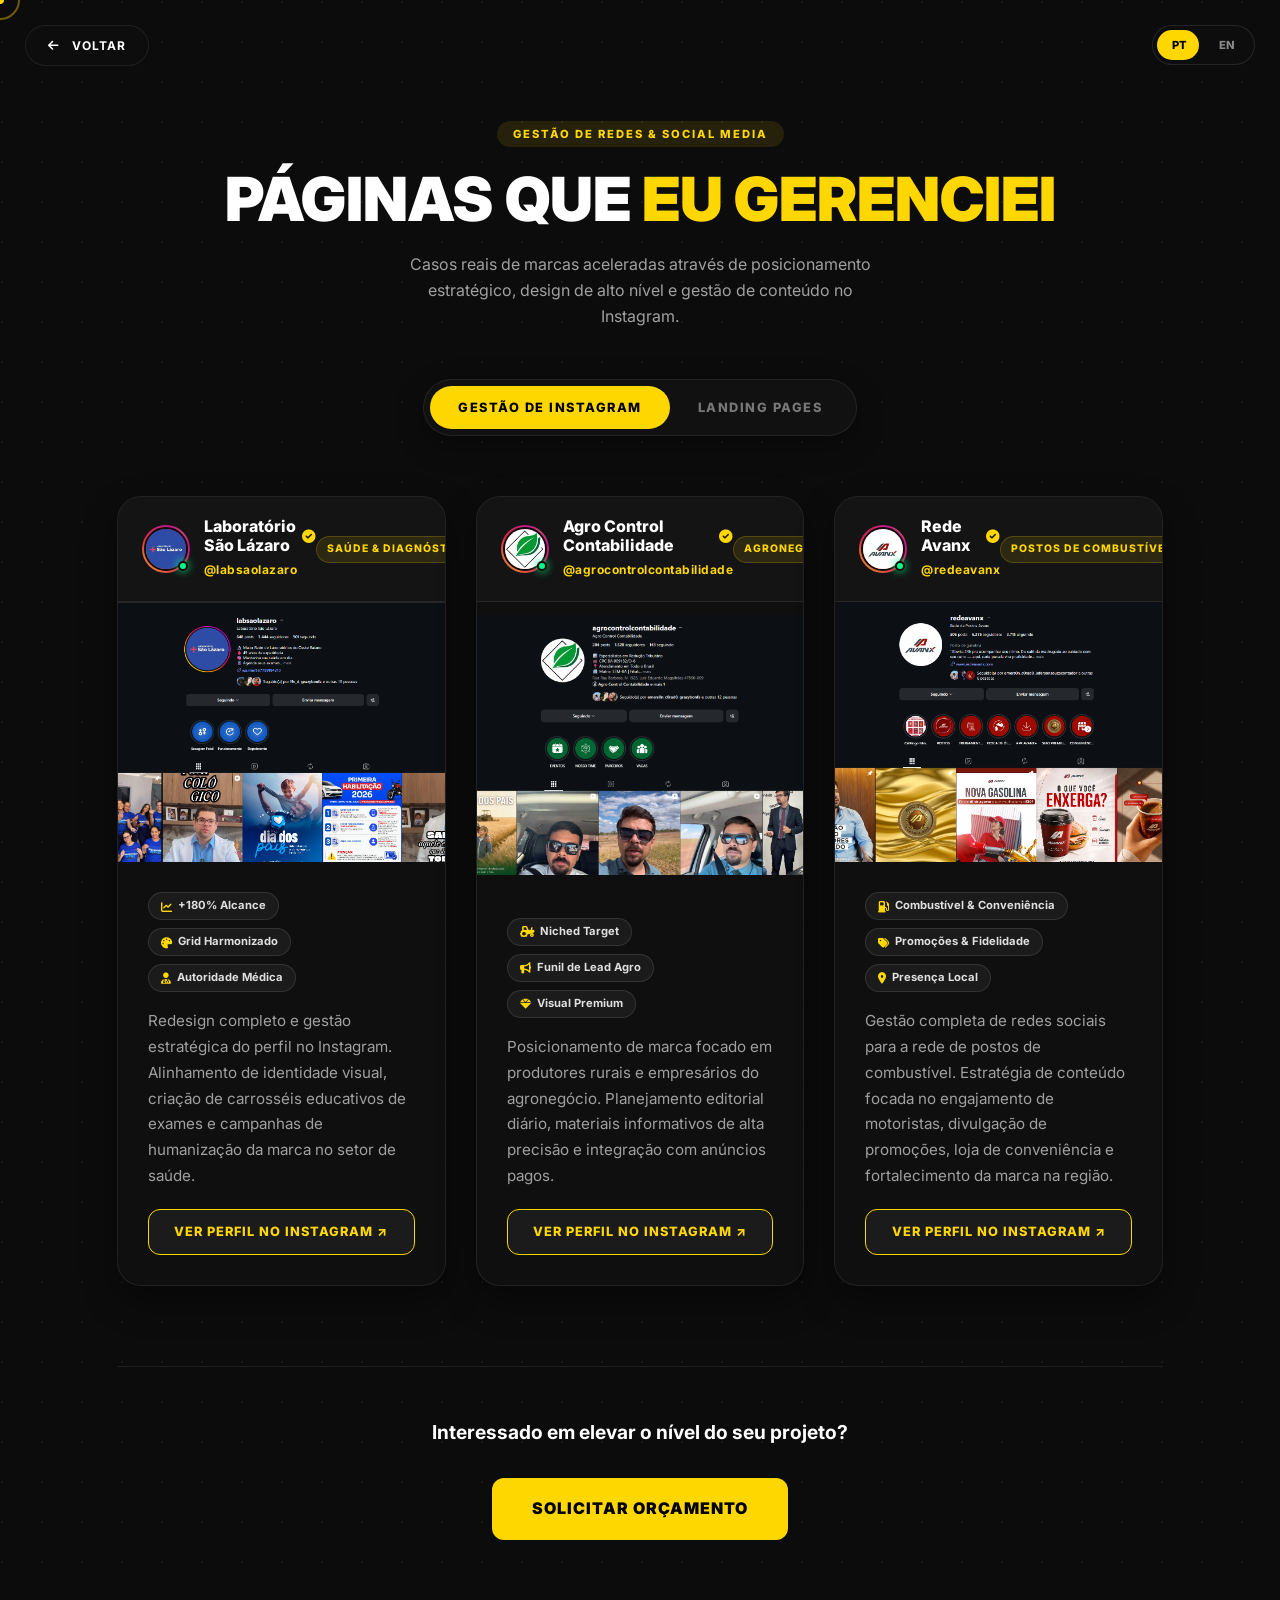
<file: aba-servicos.html>
<!DOCTYPE html>
<html lang="pt-br">

<head>
    <meta charset="UTF-8">
    <meta name="viewport" content="width=device-width, initial-scale=1.0">
    <title>Serviços | Pedro Daniel</title>

    <link rel="stylesheet" href="https://cdn.jsdelivr.net/npm/swiper@11/swiper-bundle.min.css" />
    <link rel="stylesheet" href="/styles/aba-servicos.css">
    <link href="https://fonts.googleapis.com/css2?family=Inter:wght@400;700;900&display=swap" rel="stylesheet">
    <link rel="stylesheet" href="https://cdnjs.cloudflare.com/ajax/libs/font-awesome/6.0.0/css/all.min.css">
</head>

<div id="imageModal" class="image-modal">
    <span class="modal-close">&times;</span>
    <img class="modal-content" id="imgFull">
    <div id="modalCaption"></div>
</div>

<body class="services-page-body">

    <div class="fixed-language-toggle">
        <div class="lang-switch">
            <div class="lang-slider"></div>
            <button class="lang-btn active" id="btn-pt" onclick="changeLanguage('pt')">PT</button>
            <button class="lang-btn" id="btn-en" onclick="changeLanguage('en')">EN</button>
        </div>
    </div>

    <div class="cursor-dot"></div>
    <div class="cursor-outline"></div>

    <div class="fixed-back-button">
        <a href="index.html" class="btn-back">
            <i class="fa-solid fa-arrow-left"></i>
            <span data-pt="Voltar" data-en="Back">Voltar</span>
        </a>
    </div>

    <main class="services-wrapper">
        <header class="services-header">
            <span class="badge" data-pt="Gestão de Redes & Social Media" data-en="Social Media & Management">Gestão de
                Redes & Social Media</span>
            <h1 data-pt="Páginas que <span>Eu Gerenciei</span>" data-en="Pages I <span>Managed</span>">Páginas que
                <span>Eu Gerenciei</span></h1>
            <p data-pt="Casos reais de marcas aceleradas através de posicionamento estratégico, design de alto nível e gestão de conteúdo no Instagram."
                data-en="Real cases of brands accelerated through strategic positioning, high-level design, and Instagram content management.">
                Casos reais de marcas aceleradas através de posicionamento estratégico, design de alto nível e gestão de
                conteúdo no Instagram.</p>
        </header>

        <div class="tabs-navigation">
            <div class="tabs-container">
                <button class="tab-trigger active" onclick="filterServices('social-media', this)"
                    data-pt="Gestão de Instagram" data-en="Instagram Management">
                    Gestão de Instagram
                </button>
                <button class="tab-trigger" onclick="filterServices('landing-pages', this)" data-pt="Landing Pages"
                    data-en="Landing Pages">
                    Landing Pages
                </button>
            </div>
        </div>

        <section class="services-display" id="servicesGrid">

            <!-- ===================================================================
                 CATEGORIA 1: GESTÃO DE INSTAGRAM (3 EMPRESAS MOSTRADAS)
                 =================================================================== -->

            <!-- EMPRESA 1: LABORATÓRIO SÃO LÁZARO -->
            <div class="service-item insta-card" data-category="social-media">
                <div class="insta-header">
                    <div class="insta-profile-info">
                        <div class="insta-avatar">
                            <img src="/img/logo-labsaolazar.png" alt="Laboratório São Lázaro Logo">
                            <span class="active-pulse" title="Perfil Ativo"></span>
                        </div>
                        <div class="insta-name-box">
                            <div class="insta-name-row">
                                <h3>Laboratório São Lázaro</h3>
                                <i class="fa-solid fa-circle-check verified-icon"></i>
                            </div>
                            <span class="insta-handle">@labsaolazaro</span>
                        </div>
                    </div>
                    <span class="insta-sector" data-pt="Saúde & Diagnósticos" data-en="Healthcare & Diagnostics">Saúde &
                        Diagnósticos</span>
                </div>

                <div class="insta-media-cover">
                    <img src="/img/lab-thumb.png" alt="São Lázaro Instagram Feed">
                    <div class="slide-overlay-a"><a target="_blank"
                            href="https://www.instagram.com/labsaolazaro/"
                            data-pt="Ver no Instagram" data-en="View on Instagram">Ver no Instagram</a></div>
                </div>

                <div class="service-details">
                    <div class="kpi-pills">
                        <span class="kpi-pill"><i class="fa-solid fa-chart-line"></i> +180% Alcance</span>
                        <span class="kpi-pill"><i class="fa-solid fa-palette"></i> Grid Harmonizado</span>
                        <span class="kpi-pill"><i class="fa-solid fa-user-doctor"></i> Autoridade Médica</span>
                    </div>
                    <p data-pt="Redesign completo e gestão estratégica do perfil no Instagram. Alinhamento de identidade visual, criação de carrosséis educativos de exames e campanhas de humanização da marca no setor de saúde."
                        data-en="Complete redesign and strategic Instagram management. Visual identity alignment, creation of educational health carousels, and brand humanization campaigns.">
                        Redesign completo e gestão estratégica do perfil no Instagram. Alinhamento de identidade visual,
                        criação de carrosséis educativos de exames e campanhas de humanização da marca no setor de
                        saúde.
                    </p>
                    <div class="insta-action-row">
                        <a href="https://www.instagram.com/labsaolazaro/"
                            target="_blank" class="insta-link-btn">
                            <span data-pt="Ver Perfil no Instagram ↗" data-en="View Instagram Profile ↗">Ver Perfil no Instagram ↗</span>
                        </a>
                    </div>
                </div>
            </div>

            <!-- EMPRESA 2: AGRO CONTROL CONTABILIDADE -->
            <div class="service-item insta-card" data-category="social-media">
                <div class="insta-header">
                    <div class="insta-profile-info">
                        <div class="insta-avatar">
                            <img src="/img/logo-agrocontrol.png" alt="Agro Control Contabilidade Logo">
                            <span class="active-pulse" title="Perfil Ativo"></span>
                        </div>
                        <div class="insta-name-box">
                            <div class="insta-name-row">
                                <h3>Agro Control Contabilidade</h3>
                                <i class="fa-solid fa-circle-check verified-icon"></i>
                            </div>
                            <span class="insta-handle">@agrocontrolcontabilidade</span>
                        </div>
                    </div>
                    <span class="insta-sector" data-pt="Agronegócio & Finanças"
                        data-en="Agribusiness & Finance">Agronegócio & Finanças</span>
                </div>

                <div class="insta-media-cover">
                    <img src="/img/agro-thumb.png" alt="Agro Control Social Media">
                    <div class="slide-overlay-a"><a target="_blank" href="https://www.instagram.com/agrocontrolcontabilidade/"
                            data-pt="Ver no Instagram" data-en="View on Instagram">Ver no Instagram</a></div>
                </div>

                <div class="service-details">
                    <div class="kpi-pills">
                        <span class="kpi-pill"><i class="fa-solid fa-tractor"></i> Niched Target</span>
                        <span class="kpi-pill"><i class="fa-solid fa-bullhorn"></i> Funil de Lead Agro</span>
                        <span class="kpi-pill"><i class="fa-solid fa-gem"></i> Visual Premium</span>
                    </div>
                    <p data-pt="Posicionamento de marca focado em produtores rurais e empresários do agronegócio. Planejamento editorial diário, materiais informativos de alta precisão e integração com anúncios pagos."
                        data-en="Brand positioning focused on rural producers and agribusiness entrepreneurs. Daily content planning, high-precision informative posts, and paid traffic integration.">
                        Posicionamento de marca focado em produtores rurais e empresários do agronegócio. Planejamento
                        editorial diário, materiais informativos de alta precisão e integração com anúncios pagos.
                    </p>
                    <div class="insta-action-row">
                        <a href="https://www.instagram.com/agrocontrolcontabilidade/" target="_blank" class="insta-link-btn">
                            <span data-pt="Ver Perfil no Instagram ↗" data-en="View Instagram Profile ↗">Ver Perfil no Instagram ↗</span>
                        </a>
                    </div>
                </div>
            </div>

            <!-- EMPRESA 3: REDE AVANX -->
            <div class="service-item insta-card" data-category="social-media">
                <div class="insta-header">
                    <div class="insta-profile-info">
                        <div class="insta-avatar">
                            <img src="/img/logo-avanx.png" alt="Rede Avanx Logo">
                            <span class="active-pulse" title="Perfil Ativo"></span>
                        </div>
                        <div class="insta-name-box">
                            <div class="insta-name-row">
                                <h3 data-pt="Rede Avanx" data-en="Rede Avanx">Rede Avanx</h3>
                                <i class="fa-solid fa-circle-check verified-icon"></i>
                            </div>
                            <span class="insta-handle">@redeavanx</span>
                        </div>
                    </div>
                    <span class="insta-sector" data-pt="Postos de Combustível" data-en="Fuel & Convenience">Postos de Combustível</span>
                </div>

                <div class="insta-media-cover">
                    <img src="/img/avanx-thumb.png" alt="Rede Avanx Social Media">
                    <div class="slide-overlay-a"><a target="_blank" href="https://www.instagram.com/redeavanx/"
                            data-pt="Ver no Instagram" data-en="View on Instagram">Ver no Instagram</a></div>
                </div>

                <div class="service-details">
                    <div class="kpi-pills">
                        <span class="kpi-pill"><i class="fa-solid fa-gas-pump"></i> Combustível & Conveniência</span>
                        <span class="kpi-pill"><i class="fa-solid fa-tags"></i> Promoções & Fidelidade</span>
                        <span class="kpi-pill"><i class="fa-solid fa-location-dot"></i> Presença Local</span>
                    </div>
                    <p data-pt="Gestão completa de redes sociais para a rede de postos de combustível. Estratégia de conteúdo focada no engajamento de motoristas, divulgação de promoções, loja de conveniência e fortalecimento da marca na região."
                        data-en="Complete social media management for a fuel station network. Content strategy focused on driver engagement, promotional campaigns, convenience store highlights, and regional brand positioning.">
                        Gestão completa de redes sociais para a rede de postos de combustível. Estratégia de conteúdo focada no engajamento de motoristas, divulgação de promoções, loja de conveniência e fortalecimento da marca na região.
                    </p>
                    <div class="insta-action-row">
                        <a href="https://www.instagram.com/redeavanx/" target="_blank" class="insta-link-btn">
                            <span data-pt="Ver Perfil no Instagram ↗" data-en="View Instagram Profile ↗">Ver Perfil no Instagram ↗</span>
                        </a>
                    </div>
                </div>
            </div>

            <!-- ===================================================================
                 CATEGORIA 2: LANDING PAGES DE ALTA PERFORMANCE
                 =================================================================== -->
            <div class="service-item" data-category="landing-pages" style="display: none;">
                <div class="swiper inner-service-swiper">
                    <div class="swiper-wrapper">
                        <div class="swiper-slide">
                            <img src="/img/Captura de tela 2026-05-27 012435.png" alt="Landing Page Krypt">
                            <div class="slide-overlay-a"><a target="_blank"
                                    href="https://pedrodanielbs.github.io/KRYPT-Streetwear-Web-Store/"
                                    data-pt="Ver Projeto" data-en="View Project">Ver Projeto</a></div>
                        </div>
                        <div class="swiper-slide">
                            <img src="/img/Captura de tela 2026-05-27 012312.png" alt="Landing Page Psicologia">
                            <div class="slide-overlay-a"><a target="_blank"
                                    href="https://pedrodanielbs.github.io/Psicologia-website/" data-pt="Ver Projeto"
                                    data-en="View Project">Ver Projeto</a></div>
                        </div>
                        <div class="swiper-slide">
                            <img src="/img/Captura de tela 2026-05-10 211300.png" alt="Landing Page Pet shop">
                            <div class="slide-overlay-a"><a target="_blank"
                                    href="https://pedrodanielbs.github.io/Pet-shop/" data-pt="Ver Projeto"
                                    data-en="View Project">Ver Projeto</a></div>
                        </div>
                        <div class="swiper-slide">
                            <img src="/img/thumb-agro-contol-lp.png" alt="Landing Page Agro Control">
                            <div class="slide-overlay-a"><a target="_blank"
                                    href="https://pedrodanielbs.github.io/AGRO-CONTROL-WEBSITE/" data-pt="Ver Projeto"
                                    data-en="View Project">Ver Projeto</a></div>
                        </div>
                        <div class="swiper-slide">
                            <img src="/img/jotahffz.png" alt="Landing Page Jotahffz">
                            <div class="slide-overlay-a"><a target="_blank"
                                    href="https://pedrodanielbs.github.io/Jotahffz/" data-pt="Ver Projeto"
                                    data-en="View Project">Ver Projeto</a></div>
                        </div>
                    </div>
                    <div class="swiper-pagination"></div>
                    <div class="nav-wrapper">
                        <div class="swiper-button-prev custom-nav"></div>
                        <div class="swiper-button-next custom-nav"></div>
                    </div>
                </div>
                <div class="service-details">
                    <span class="service-tag" data-pt="Conversão & UI/UX" data-en="Conversion & UI/UX">Conversão &
                        UI/UX</span>
                    <h3 data-pt="Landing Pages de Alta Performance" data-en="High-Performance Landing Pages">Landing
                        Pages de Alta Performance</h3>
                    <p data-pt="Páginas de vendas modernas, com design responsivo, carregamento ultrarrápido e arquitetura pensada para converter visitantes em clientes."
                        data-en="Modern sales pages with responsive design, ultra-fast loading, and conversion-oriented architecture.">
                        Páginas de vendas modernas, com design responsivo, carregamento ultrarrápido e arquitetura
                        pensada para converter visitantes em clientes.</p>
                </div>
            </div>


        </section>

        <footer class="services-footer">
            <p data-pt="Interessado em elevar o nível do seu projeto?"
                data-en="Interested in taking your project to the next level?">Interessado em elevar o nível do seu
                projeto?</p>
            <a href="https://wa.me/5577998025597" class="btn-primary" data-pt="Solicitar Orçamento"
                data-en="Request a Quote">Solicitar Orçamento</a>
        </footer>
    </main>

    <script src="https://cdn.jsdelivr.net/npm/swiper@11/swiper-bundle.min.js"></script>
    <script src="/scripts/aba-servicos.js"></script>

</body>

</html>
</file>
<file: styles/aba-servicos.css>
/* ==========================================================================
   SERVICOS.CSS - DESIGN INDEPENDENTE
   ========================================================================== */

:root {
    --bg-color: #0c0c0c;
    --primary: #FFD700;
    --card-bg: rgba(255, 255, 255, 0.03);
    --border-color: rgba(255, 255, 255, 0.08);
    --text-white: #ffffff;
    --text-gray: #a0a0a0;
}

/* LIGHTBOX MODAL */
.image-modal {
    display: none; 
    position: fixed;
    z-index: 100000; /* Acima de tudo */
    left: 0;
    top: 0;
    width: 100%;
    height: 100%;
    background-color: rgba(0, 0, 0, 0.95);
    backdrop-filter: blur(10px);
    cursor: zoom-out;
    animation: fadeIn 0.3s ease;
}

.modal-content {
    margin: auto;
    display: block;
    width: 80%;
    max-width: 1200px;
    max-height: 80vh;
    object-fit: contain;
    border-radius: 10px;
    position: absolute;
    top: 50%;
    left: 50%;
    transform: translate(-50%, -50%) scale(0.9);
    animation: zoomIn 0.4s cubic-bezier(0.2, 1, 0.3, 1) forwards;
}

.modal-close {
    position: absolute;
    top: 40px;
    right: 40px;
    color: white;
    font-size: 40px;
    font-weight: bold;
    cursor: pointer;
    z-index: 100001;
    transition: 0.3s;
}

.modal-close:hover { color: var(--primary); }

@keyframes fadeIn {
    from { opacity: 0; }
    to { opacity: 1; }
}

@keyframes zoomIn {
    from { transform: translate(-50%, -50%) scale(0.8); opacity: 0; }
    to { transform: translate(-50%, -50%) scale(1); opacity: 1; }
}

/* Ajuste no Slide Overlay para indicar que é clicável */
.slide-overlay { cursor: pointer; }

/* --- SELETOR DE IDIOMA (LADO DIREITO) --- */
.fixed-language-toggle {
    position: fixed;
    top: 25px;
    right: 25px; /* Alinhado à direita */
    z-index: 10003;
}

.lang-switch {
    display: flex;
    background: rgba(15, 15, 15, 0.6);
    backdrop-filter: blur(12px);
    -webkit-backdrop-filter: blur(12px);
    border: 1px solid rgba(255, 255, 255, 0.1);
    padding: 4px;
    border-radius: 40px;
    position: relative;
    gap: 2px;
}

.lang-btn {
    background: none;
    border: none;
    color: #888;
    padding: 8px 15px;
    font-size: 0.7rem;
    font-weight: 800;
    cursor: pointer;
    position: relative;
    z-index: 2;
    transition: 0.3s cubic-bezier(0.4, 0, 0.2, 1);
}

.lang-btn.active {
    color: #000;
}

/* O fundo deslizante amarelo */
.lang-slider {
    position: absolute;
    top: 4px;
    left: 4px;
    height: calc(100% - 8px);
    width: 42px; /* Largura aproximada de um botão */
    background: var(--primary); /* Seu #FFD700 */
    border-radius: 30px;
    z-index: 1;
    transition: transform 0.3s cubic-bezier(0.4, 0, 0.2, 1);
}

/* Movimentação do slider baseada no idioma ativo */
body[data-lang="en"] .lang-slider {
    transform: translateX(40px); /* Ajuste esse valor conforme o tamanho do seu botão */
}

/* Responsividade: No mobile, abaixamos um pouco para não bater no entalhe/camera */
@media (max-width: 768px) {
    .fixed-language-toggle {
        top: 20px;
        right: 20px;
    }
}

/* Reset Básico */
* {
    margin: 0;
    padding: 0;
    box-sizing: border-box;
    font-family: 'Inter', sans-serif;
}

body {
    background-color: var(--bg-color);
    color: var(--text-white);
    line-height: 1.6;
    overflow-x: hidden;
    /* Textura de fundo sutil */
    background-image: radial-gradient(circle at 2px 2px, #1a1a1a 1px, transparent 0);
    background-size: 40px 40px;
}

/* --- CURSOR CUSTOMIZADO --- */
.cursor-dot, .cursor-outline {
    position: fixed;
    pointer-events: none;
    z-index: 99999;
    border-radius: 50%;
    transform: translate(-50%, -50%);
}
.cursor-dot { width: 8px; height: 8px; background: var(--primary); }
.cursor-outline { width: 40px; height: 40px; border: 2px solid rgba(255, 215, 0, 0.4); transition: 0.15s; }

/* --- BOTÃO VOLTAR FLUTUANTE --- */
.fixed-back-button {
    position: fixed;
    top: 25px;
    left: 25px;
    z-index: 100;
}

.btn-back {
    display: flex;
    align-items: center;
    gap: 12px;
    background: rgba(15, 15, 15, 0.6);
    backdrop-filter: blur(12px);
    -webkit-backdrop-filter: blur(12px);
    border: 1px solid var(--border-color);
    padding: 10px 22px;
    border-radius: 40px;
    color: #fff;
    text-decoration: none;
    font-weight: 700;
    font-size: 0.75rem;
    text-transform: uppercase;
    letter-spacing: 1px;
    transition: 0.3s;
}

.btn-back:hover {
    background: var(--primary);
    color: #000;
    transform: translateX(-5px);
}

/* --- HEADER DA PÁGINA --- */
.services-wrapper {
    max-width: 1200px;
    margin: 0 auto;
    padding: 120px 6% 80px;
}

.services-header {
    text-align: center;
    margin-bottom: 50px;
}

.badge {
    background: rgba(255, 215, 0, 0.1);
    color: var(--primary);
    padding: 6px 16px;
    border-radius: 50px;
    font-size: 0.7rem;
    font-weight: 800;
    text-transform: uppercase;
    letter-spacing: 2px;
}

.services-header h1 {
    font-size: clamp(2rem, 6vw, 3.8rem);
    font-weight: 900;
    margin: 20px 0;
    text-transform: uppercase;
    line-height: 1.1;
}

.services-header h1 span {
    color: var(--primary);
}

.services-header p {
    color: var(--text-gray);
    max-width: 500px;
    margin: 0 auto;
}

/* --- TAB BAR (O MENU DINÂMICO) --- */
.tabs-navigation {
    display: flex;
    justify-content: center;
    margin-bottom: 60px;
}

.tabs-container {
    background: rgba(20, 20, 20, 0.7);
    backdrop-filter: blur(15px);
    border: 1px solid var(--border-color);
    padding: 6px;
    border-radius: 60px;
    display: flex;
    position: relative;
    box-shadow: 0 10px 30px rgba(0,0,0,0.3);
}

.tab-trigger {
    background: none;
    border: none;
    color: #777;
    padding: 14px 28px;
    font-size: 0.8rem;
    font-weight: 800;
    text-transform: uppercase;
    letter-spacing: 1.5px;
    cursor: pointer;
    border-radius: 50px;
    transition: all 0.4s cubic-bezier(0.23, 1, 0.32, 1);
    position: relative;
    z-index: 2;
}

.tab-trigger.active {
    color: #000;
    background: var(--primary);
}

/* --- GRID E CARDS --- */
.services-display {
    display: grid;
    grid-template-columns: repeat(auto-fit, minmax(320px, 1fr));
    gap: 30px;
}

.service-item {
    background: var(--card-bg);
    border: 1px solid var(--border-color);
    border-radius: 24px;
    overflow: hidden;
    transition: all 0.5s ease;
    opacity: 1; /* Controlado pelo JS na troca */
    transform: translateY(0);
}

.service-item:hover {
    border-color: rgba(255, 215, 0, 0.4);
    transform: translateY(-10px);
    background: rgba(255, 255, 255, 0.05);
}

/* --- CARDS DE PERFIL DO INSTAGRAM --- */
.insta-card {
    display: flex;
    flex-direction: column;
    justify-content: space-between;
    background: rgba(18, 18, 18, 0.7);
    backdrop-filter: blur(15px);
    border: 1px solid rgba(255, 255, 255, 0.08);
    box-shadow: 0 15px 35px rgba(0, 0, 0, 0.4);
}

.insta-media-cover {
    width: 100%;
    height: 260px;
    position: relative;
    overflow: hidden;
}

.insta-media-cover img {
    width: 100%;
    height: 100%;
    object-fit: cover;
    transition: transform 0.6s cubic-bezier(0.2, 1, 0.3, 1);
}

.insta-card:hover .insta-media-cover img {
    transform: scale(1.06);
}

.insta-header {
    display: flex;
    align-items: center;
    justify-content: space-between;
    padding: 20px 24px;
    background: rgba(255, 255, 255, 0.02);
    border-bottom: 1px solid var(--border-color);
}

.insta-profile-info {
    display: flex;
    align-items: center;
    gap: 14px;
}

.insta-avatar {
    position: relative;
    width: 48px;
    height: 48px;
    border-radius: 50%;
    padding: 2px;
    background: linear-gradient(45deg, #f09433, #e6683c, #dc2743, #cc2366, #bc1888, var(--primary));
    flex-shrink: 0;
}

.insta-avatar img {
    width: 100%;
    height: 100%;
    object-fit: cover;
    border-radius: 50%;
    border: 2px solid #0c0c0c;
    background: #0d0d0d;
}

.active-pulse {
    position: absolute;
    bottom: 2px;
    right: 2px;
    width: 10px;
    height: 10px;
    background-color: #00ff88;
    border: 2px solid #0c0c0c;
    border-radius: 50%;
    box-shadow: 0 0 8px #00ff88;
}

.insta-name-box h3 {
    font-size: 1rem;
    font-weight: 800;
    color: #fff;
    line-height: 1.2;
}

.insta-name-row {
    display: flex;
    align-items: center;
    gap: 6px;
}

.verified-icon {
    color: var(--primary);
    font-size: 0.85rem;
}

.insta-handle {
    font-size: 0.75rem;
    color: var(--primary);
    font-weight: 700;
    letter-spacing: 0.5px;
}

.insta-sector {
    background: rgba(255, 215, 0, 0.1);
    color: var(--primary);
    font-size: 0.65rem;
    font-weight: 800;
    padding: 4px 10px;
    border-radius: 20px;
    text-transform: uppercase;
    letter-spacing: 1px;
    border: 1px solid rgba(255, 215, 0, 0.2);
    white-space: nowrap;
}

.kpi-pills {
    display: flex;
    flex-wrap: wrap;
    gap: 8px;
    margin-bottom: 16px;
}

.kpi-pill {
    background: rgba(255, 255, 255, 0.05);
    border: 1px solid rgba(255, 255, 255, 0.1);
    color: #e0e0e0;
    font-size: 0.7rem;
    font-weight: 700;
    padding: 4px 12px;
    border-radius: 30px;
    display: flex;
    align-items: center;
    gap: 6px;
}

.kpi-pill i {
    color: var(--primary);
    font-size: 0.7rem;
}

.insta-action-row {
    margin-top: 20px;
    display: flex;
}

.insta-link-btn {
    width: 100%;
    text-align: center;
    background: rgba(255, 255, 255, 0.05);
    border: 1px solid var(--primary);
    color: var(--primary);
    padding: 12px 20px;
    border-radius: 12px;
    font-weight: 800;
    font-size: 0.8rem;
    text-transform: uppercase;
    letter-spacing: 1px;
    text-decoration: none;
    transition: 0.3s ease;
}

.insta-link-btn:hover {
    background: var(--primary);
    color: #000;
    box-shadow: 0 8px 20px rgba(255, 215, 0, 0.3);
    transform: translateY(-2px);
}

.insta-link-btn.highlight-btn {
    background: var(--primary);
    color: #000;
}

.insta-link-btn.highlight-btn:hover {
    background: #fff;
    color: #000;
}

.service-preview {
    width: 100%;
    height: 240px;
    overflow: hidden;
    position: relative;
}

.service-preview img {
    width: 100%;
    height: 100%;
    object-fit: cover;
    filter: grayscale(100%);
    transition: 0.6s cubic-bezier(0.25, 1, 0.5, 1);
}

.service-item:hover .service-preview img {
    filter: grayscale(0%);
    transform: scale(1.1);
}

.service-details {
    padding: 30px;
}

/* Container do Carrossel */
.inner-service-swiper {
    width: 100%;
    height: 300px;
    border-radius: 20px 20px 0 0;
    overflow: hidden;
    position: relative;
}

.inner-service-swiper .swiper-slide {
    position: relative;
    overflow: hidden;
}

.inner-service-swiper .swiper-slide img {
    width: 100%;
    height: 100%;
    object-fit: cover;
    transition: transform 0.8s cubic-bezier(0.2, 1, 0.3, 1);
}

/* Efeito de Overlay no Hover */
/* --- AJUSTES DE VISIBILIDADE DO CARROSSEL (DESKTOP E MOBILE) --- */

/* 1. Botão "Ver Projeto" (slide-overlay) */
.slide-overlay {
    position: absolute;
    inset: 0;
    background: rgba(0, 0, 0, 0.5); /* Fundo sutil sempre presente */
    display: flex;
    align-items: center;
    justify-content: center;
    opacity: 0; /* Escondido por padrão no desktop */
    transition: 0.4s ease;
    backdrop-filter: blur(2px); /* Blur sutil sempre presente */
    cursor: pointer;
    z-index: 5;
}

.slide-overlay span {
    border: 1px solid var(--primary);
    color: var(--primary);
    padding: 8px 20px;
    border-radius: 30px;
    font-size: 0.7rem;
    font-weight: 900;
    text-transform: uppercase;
    transform: translateY(10px); /* Leve deslocamento para animação */
    transition: 0.4s ease;
}

.slide-overlay-a {
    position: absolute;
    inset: 0;
    background: rgba(0, 0, 0, 0.5); /* Fundo sutil sempre presente */
    display: flex;
    align-items: center;
    justify-content: center;
    opacity: 0; /* Escondido por padrão no desktop */
    transition: 0.4s ease;
    backdrop-filter: blur(2px); /* Blur sutil sempre presente */
    cursor: pointer;
    z-index: 5;
}

.slide-overlay-a a {
    border: 1px solid var(--primary);
    color: var(--primary);
    padding: 8px 20px;
    border-radius: 30px;
    font-size: 0.7rem;
    font-weight: 900;
    text-transform: uppercase;
    text-decoration: none;
    transition: 0.4s ease;
}

/* 2. Setas de Navegação (custom-nav) */
.custom-nav {
    /* ... (seus estilos básicos existentes: width, height, background, etc.) ... */
    opacity: 0; /* Escondido por padrão no desktop */
    transition: 0.3s ease;
}

/* ==========================================================================
   EFEITOS HOVER (APENAS PARA DESKTOP)
   ========================================================================== */
@media (min-width: 1025px) {
    /* Revela o botão ao passar o mouse */
    .swiper-slide:hover .slide-overlay {
        opacity: 1;
    }
    
    .swiper-slide:hover .slide-overlay span {
        transform: translateY(0);
    }

    /* Revela as setas ao passar o mouse sobre o carrossel */
    .inner-service-swiper:hover .custom-nav {
        opacity: 1;
    }
    
    /* Mantém o zoom na imagem apenas no desktop */
    .service-item:hover .service-preview img {
        transform: scale(1.05);
    }
}

/* ==========================================================================
   AJUSTES PARA MOBILE (TELAS ATÉ 1024px)
   ========================================================================== */
@media (max-width: 1024px) {
    /* Força o botão "Ver Projeto" a ficar SEMPRE VISÍVEL */
    .slide-overlay {
        opacity: 1 !important; /* Força a visibilidade */
        background: rgba(0, 0, 0, 0.4); /* Fundo fixo para leitura */
        backdrop-filter: blur(2px); /* Blur fixo */
    }

    .slide-overlay span {
        transform: translateY(0) !important; /* Sem deslocamento fixo */
        background: rgba(0, 0, 0, 0.5); /* Fundo no texto para destacar */
    }

    .slide-overlay-a {
        opacity: 1 !important; /* Força a visibilidade */
        background: rgba(0, 0, 0, 0.4); /* Fundo fixo para leitura */
        backdrop-filter: blur(2px); /* Blur fixo */
    }

    .slide-overlay-a a {
        transform: translateY(0) !important; /* Sem deslocamento fixo */
        background: rgba(0, 0, 0, 0.5); /* Fundo no texto para destacar */
    }   

    /* Força as Setas de Navegação a ficarem SEMPRE VISÍVEIS */
    .custom-nav {
        opacity: 1 !important; /* Força a visibilidade */
        background: rgba(15, 15, 15, 0.7) !important; /* Fundo mais forte para contraste */
    }
    
    /* Desativa o zoom na imagem no toque */
    .service-item:hover .service-preview img {
        transform: none !important;
    }
    
    /* Opcional: Aumenta um pouco a área de clique das setas no mobile */
    .nav-wrapper {
        padding: 0 10px;
    }
    .custom-nav {
        width: 45px !important;
        height: 45px !important;
    }
}


.swiper-slide:hover .slide-overlay-a { opacity: 1; }
.swiper-slide:hover .slide-overlay { opacity: 1; }
.swiper-slide:hover img { transform: scale(1.1); }

/* Paginação Progressiva */
.inner-service-swiper .swiper-pagination-progressbar {
    background: rgba(255, 255, 255, 0.1);
    height: 2px;
}

.inner-service-swiper .swiper-pagination-progressbar-fill {
    background: var(--primary);
}

/* Setas Customizadas Invisíveis que aparecem no Hover */
.nav-wrapper {
    position: absolute;
    width: 100%;
    top: 50%;
    transform: translateY(-50%);
    display: flex;
    justify-content: space-between;
    padding: 0 15px;
    z-index: 10;
    pointer-events: none;
}

.custom-nav {
    width: 40px !important;
    height: 40px !important;
    background: rgba(255, 255, 255, 0.1) !important;
    backdrop-filter: blur(10px);
    border-radius: 50% !important;
    pointer-events: auto;
    opacity: 1;
    transition: 0.3s;
}

.custom-nav::after { font-size: 14px !important; color: #fff; }

.service-tag {
    display: inline-block;
    color: var(--primary);
    font-size: 0.65rem;
    font-weight: 900;
    text-transform: uppercase;
    letter-spacing: 2px;
    margin-bottom: 12px;
}

.service-details h3 {
    font-size: 1.5rem;
    margin-bottom: 15px;
    font-weight: 800;
}

.service-details p {
    color: var(--text-gray);
    font-size: 0.95rem;
    line-height: 1.7;
}

/* --- FOOTER CTA --- */
.services-footer {
    text-align: center;
    margin-top: 80px;
    padding-top: 50px;
    border-top: 1px solid var(--border-color);
}

.services-footer p {
    font-size: 1.2rem;
    margin-bottom: 30px;
    font-weight: 700;
}

.btn-primary {
    display: inline-block;
    background: var(--primary);
    color: #000;
    padding: 18px 40px;
    border-radius: 12px;
    font-weight: 900;
    text-transform: uppercase;
    text-decoration: none;
    letter-spacing: 1px;
    transition: 0.3s;
}

.btn-primary:hover {
    transform: scale(1.05);
    box-shadow: 0 10px 25px rgba(255, 184, 0, 0.3);
}


.cursor-dot, 
.cursor-outline {
    position: fixed;
    top: 0;
    left: 0;
    transform: translate(-50%, -50%);
    border-radius: 50%;
    z-index: 999999; /* Um valor bem alto para ficar acima de tudo */
    pointer-events: none; /* ESSENCIAL: para o cursor não bloquear os cliques nos botões */
    user-select: none;
}

/* --- RESPONSIVIDADE --- */
@media (max-width: 768px) {
    .services-wrapper { padding-top: 100px; }
    .tabs-container { flex-direction: column; border-radius: 20px; width: 100%; }
    .tab-trigger { width: 100%; padding: 12px; }
    .cursor-dot, .cursor-outline { display: none; }
    body { cursor: auto; }
}
</file>
